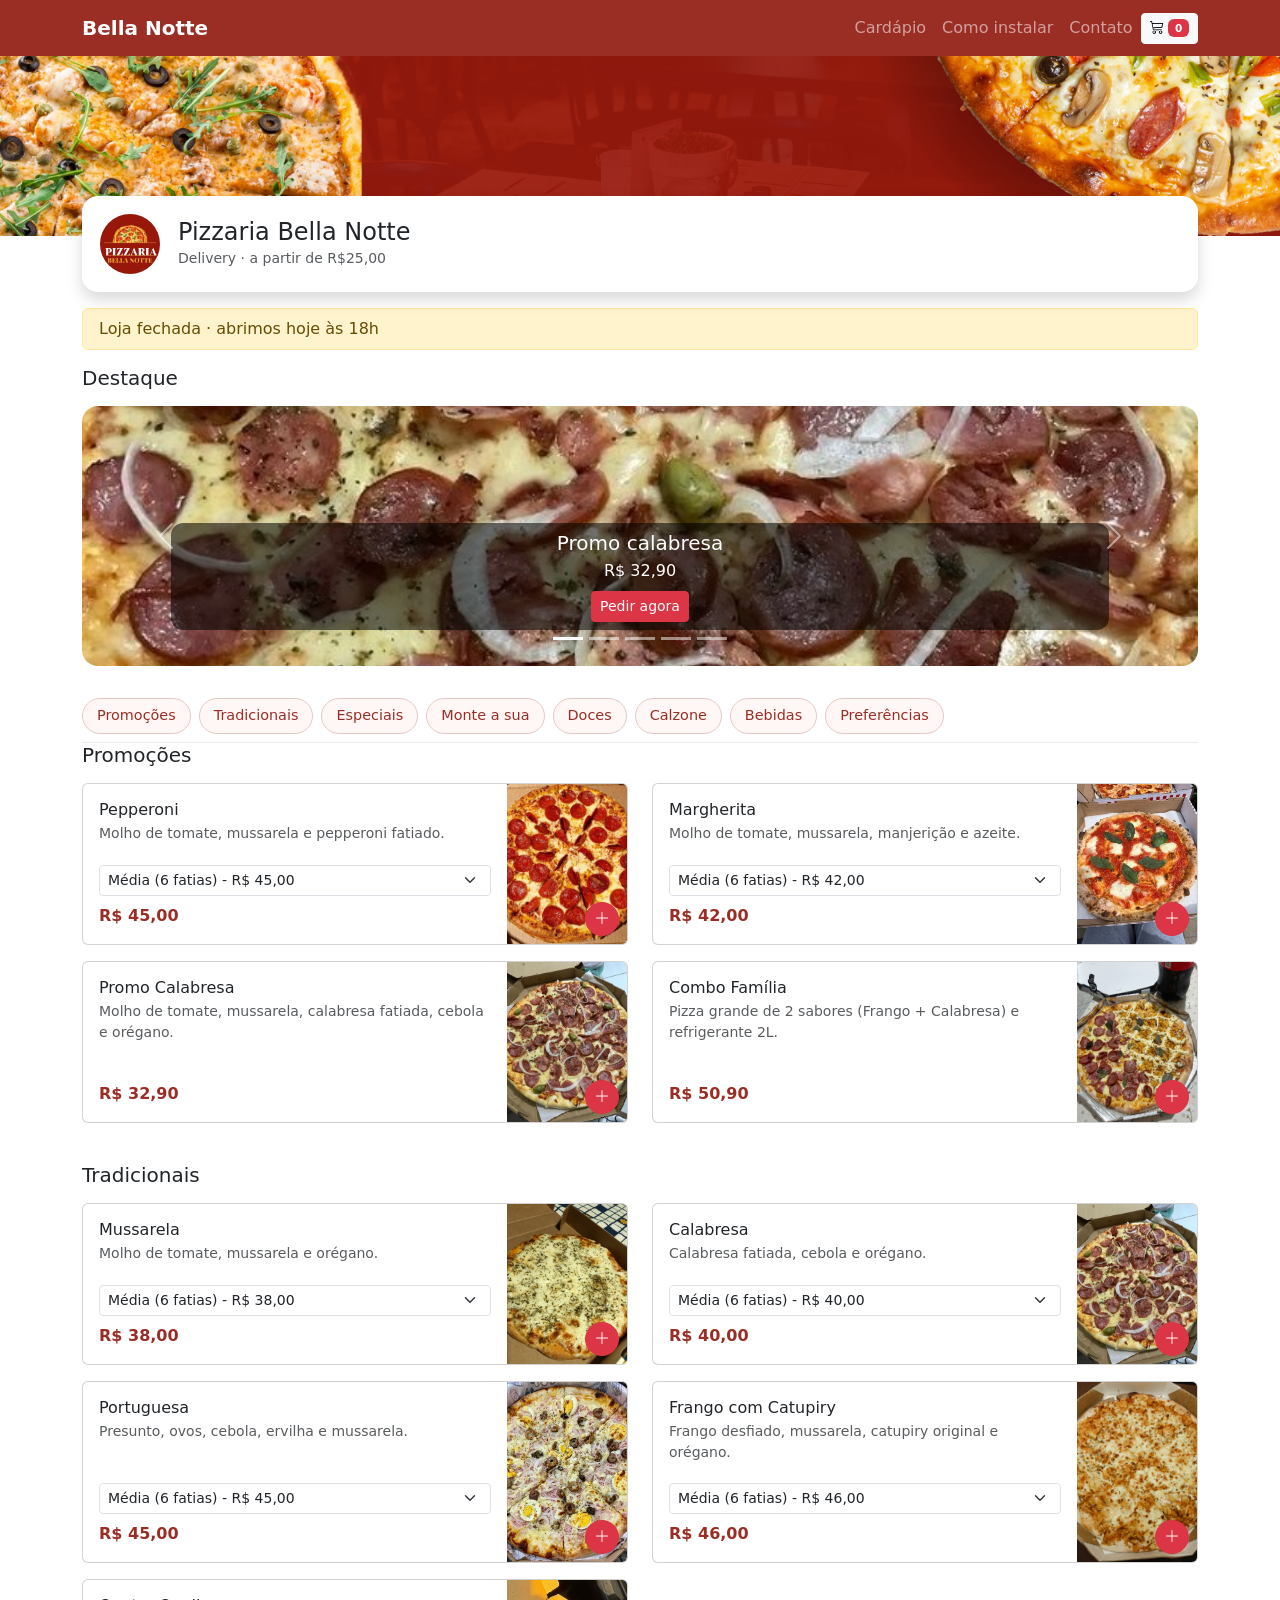
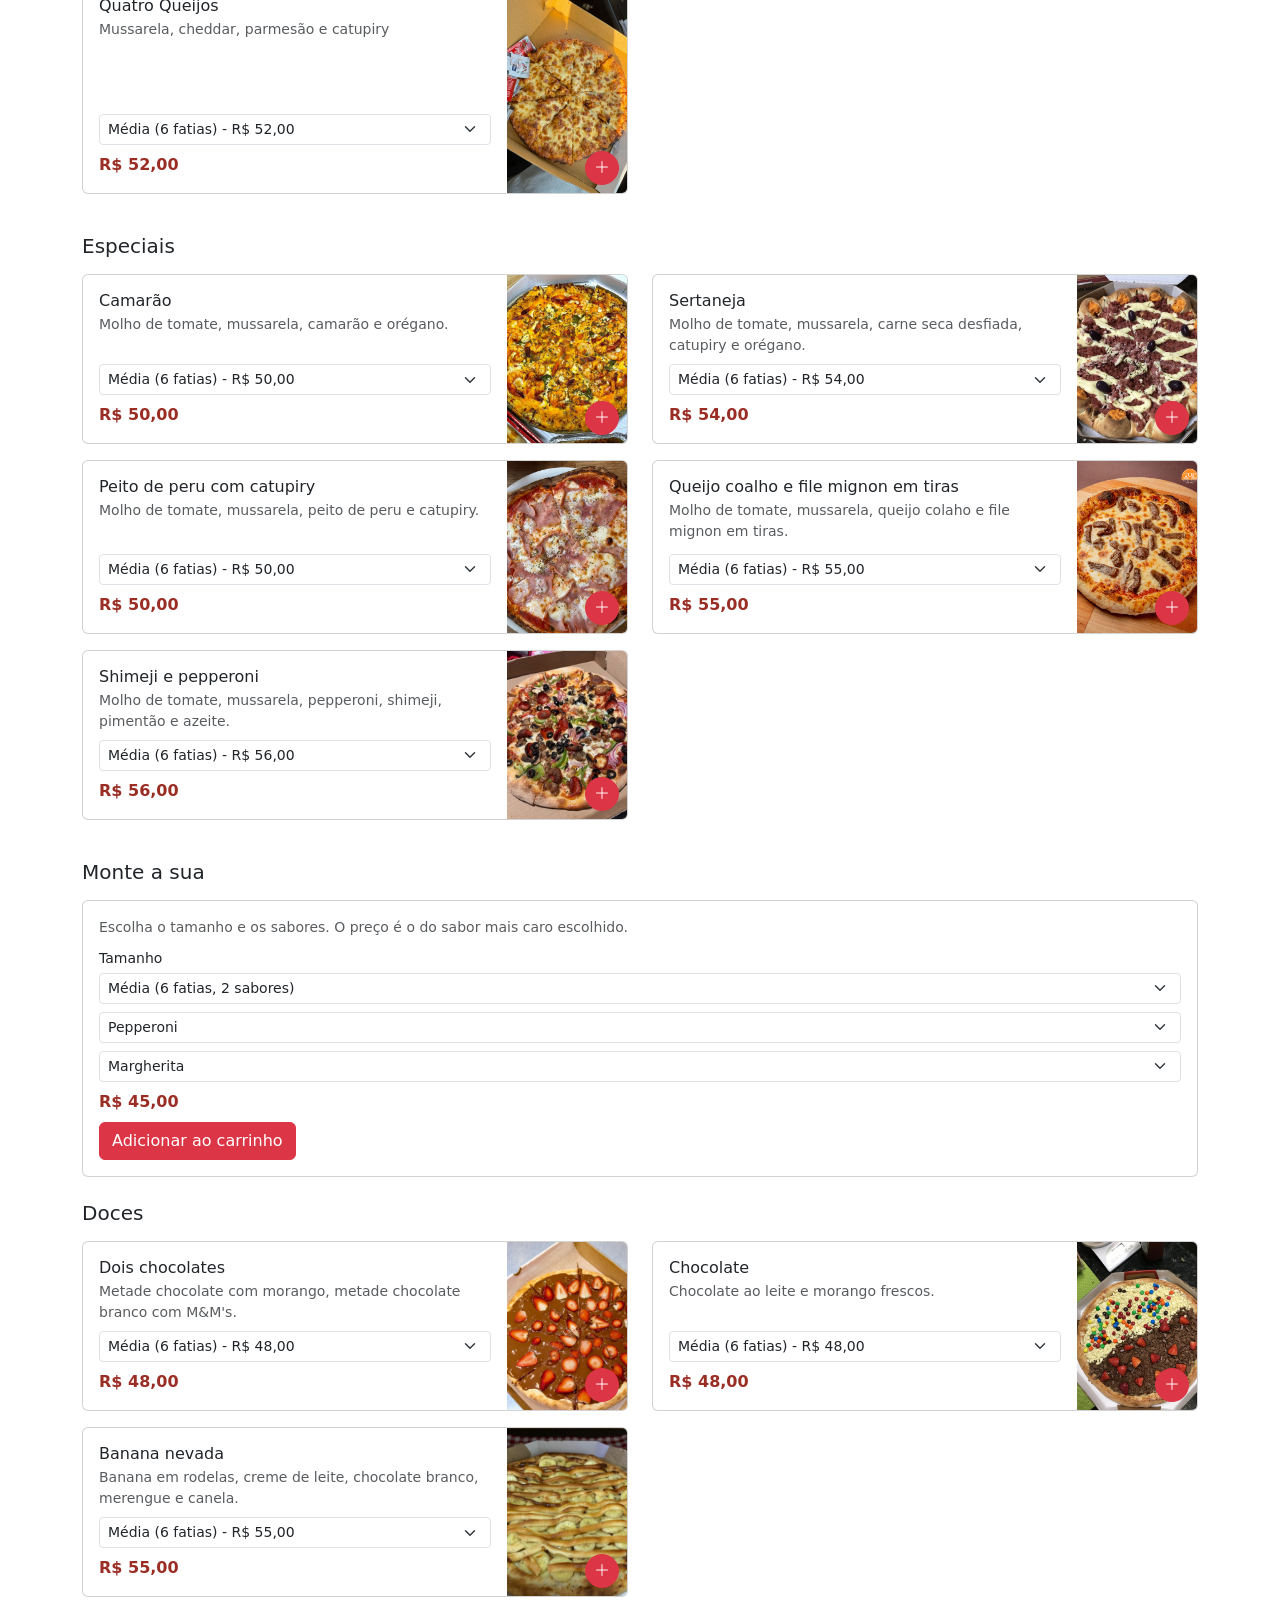
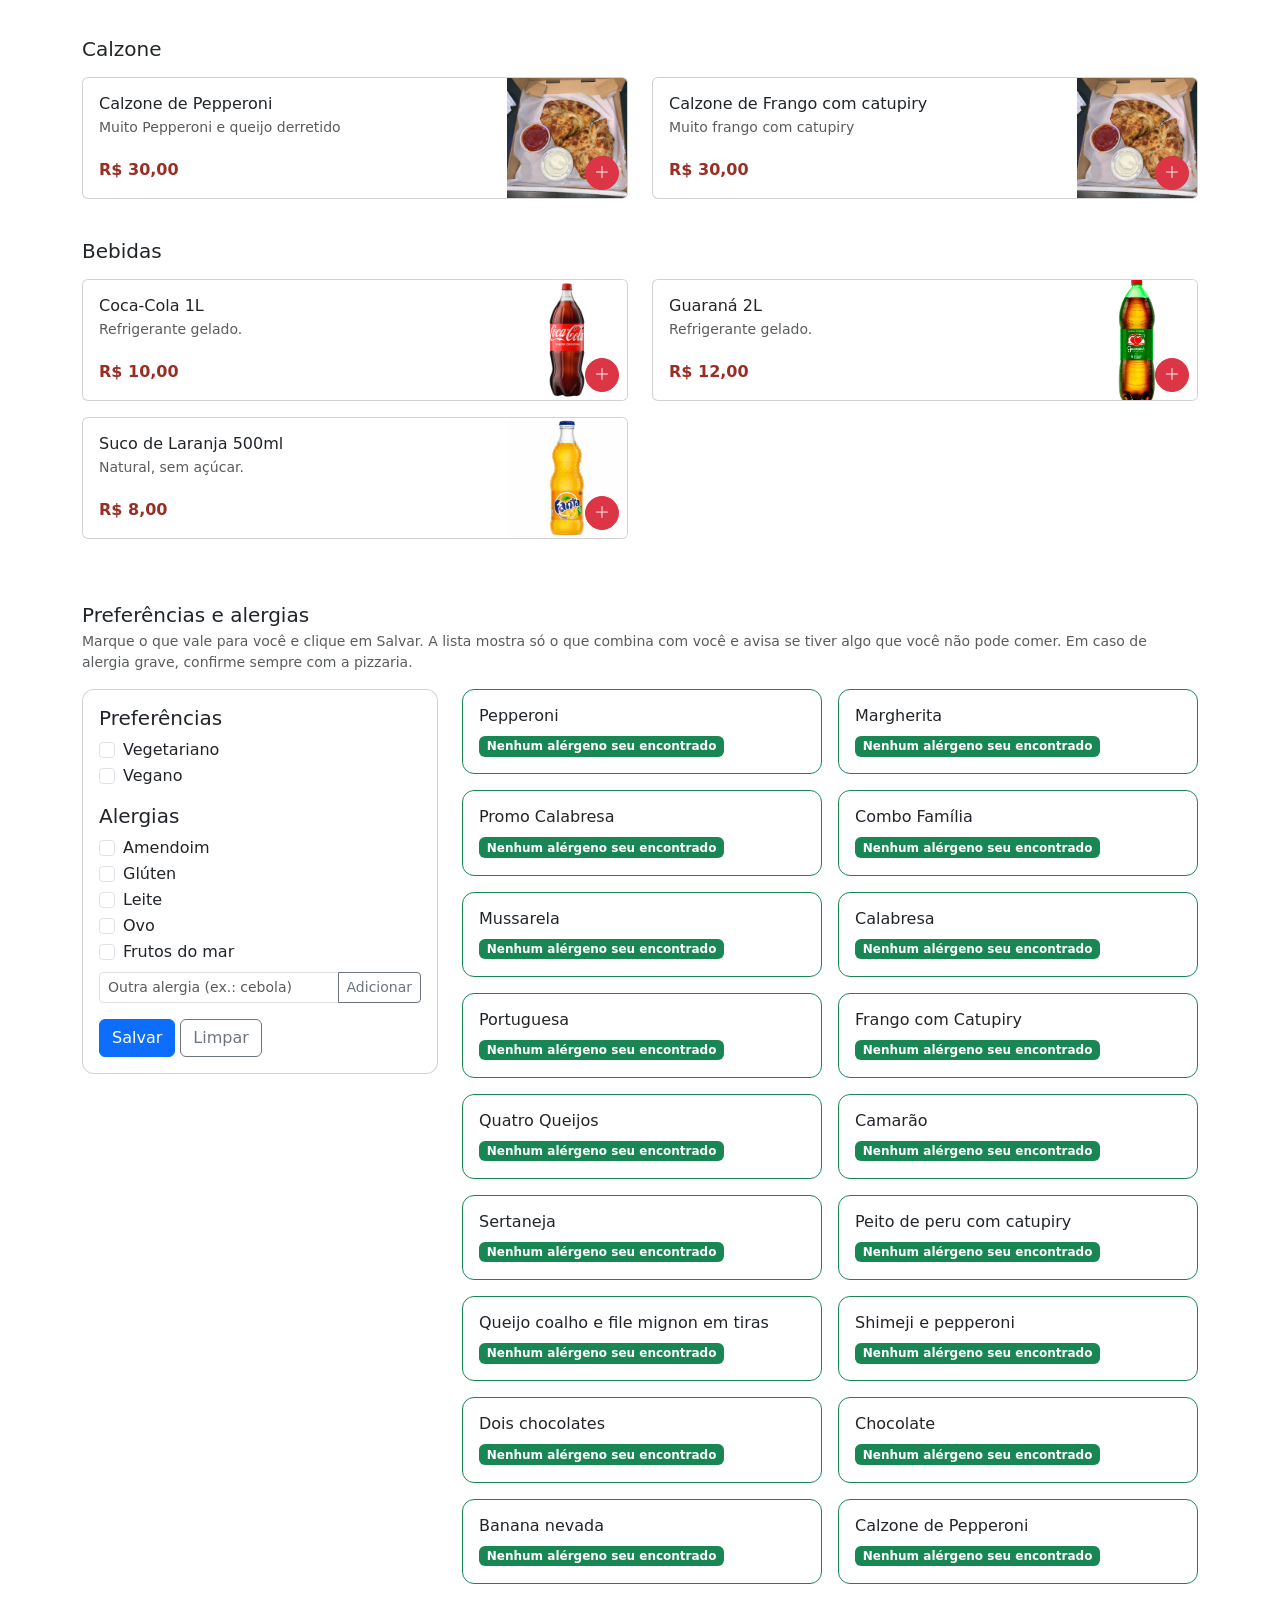
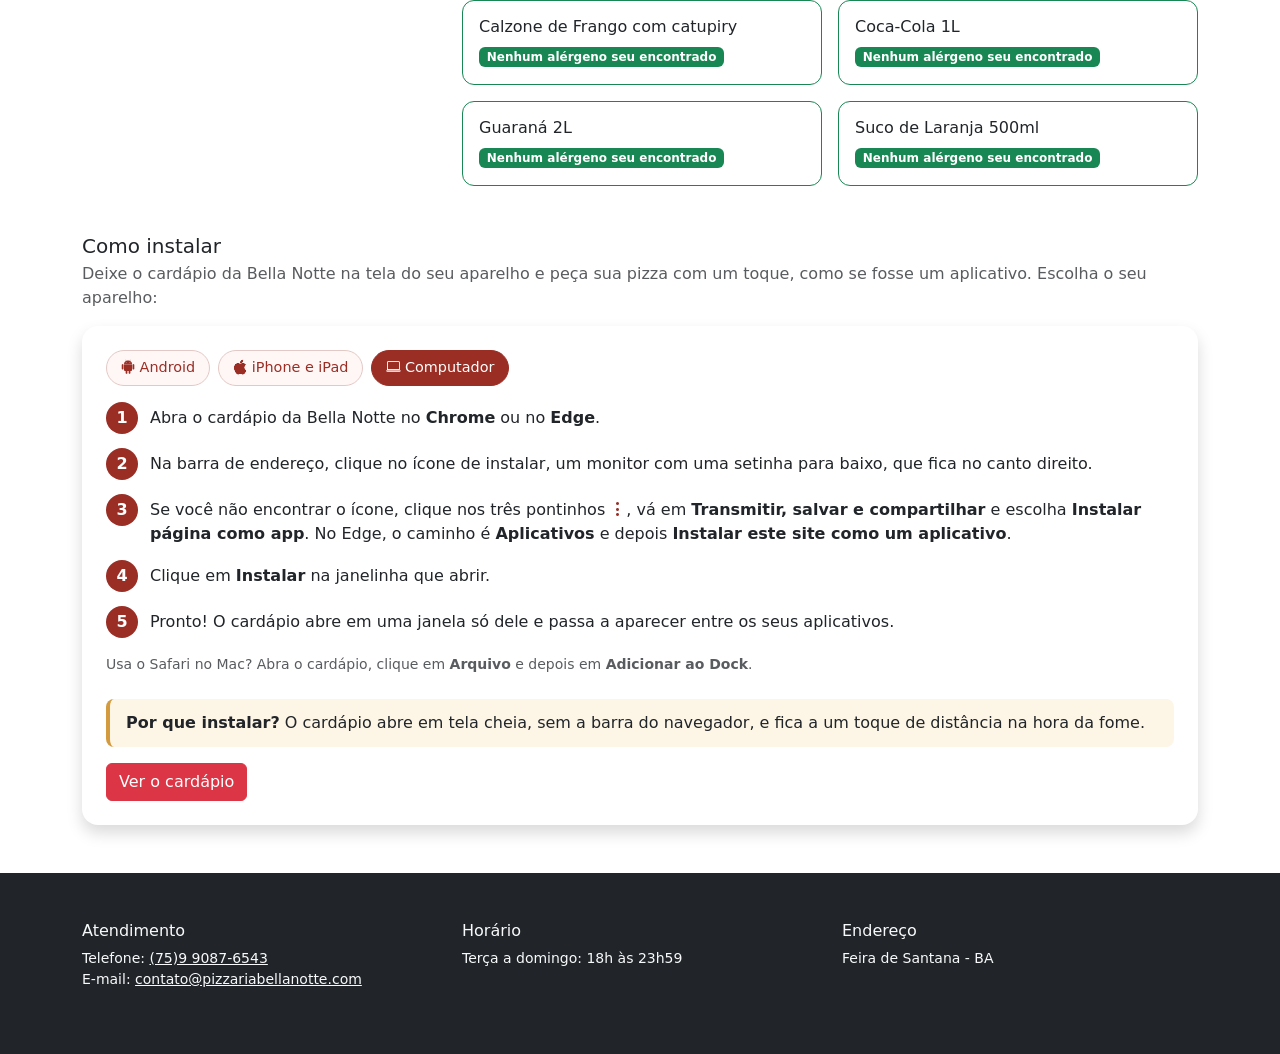
<file: index.html>
<!DOCTYPE html>
<html lang="pt-BR">
<head>
    <meta charset="UTF-8">
    <meta name="viewport" content="width=device-width, initial-scale=1.0">
    <title>Pizzaria - Cardápio Digital</title>
    <link href="https://cdn.jsdelivr.net/npm/bootstrap@5.3.3/dist/css/bootstrap.min.css" rel="stylesheet">
    <link rel="stylesheet" href="https://cdn.jsdelivr.net/npm/bootstrap-icons@1.11.3/font/bootstrap-icons.min.css">
    <link rel="manifest" href="manifest.json">
    <meta name="theme-color" content="#9A2E25">
    <link rel="apple-touch-icon" href="img/icon-192.png">
    <link rel="stylesheet" href="style.css">
    <link rel="icon" href="img/logo.jpeg">
</head>
<body>

     <nav class="navbar navbar-expand-md navbar-dark navbar-bella sticky-top">
        <div class="container">
            <a class="navbar-brand fw-bold" href="#">Bella Notte</a>

            <div class="d-flex align-items-center gap-2 order-md-last">
                <button class="btn btn-light btn-sm" data-bs-toggle="modal" data-bs-target="#carrinhoModal" aria-label="Abrir carrinho">
                    <i class="bi bi-cart3" aria-hidden="true"></i> <span class="badge bg-danger" id="cart-count">0</span>
                </button>
                <button class="navbar-toggler" type="button" data-bs-toggle="collapse" data-bs-target="#menuNav" aria-controls="menuNav" aria-expanded="false" aria-label="Abrir menu">
                    <span class="navbar-toggler-icon"></span>
                </button>
            </div>

            <div class="collapse navbar-collapse" id="menuNav">
                <ul class="navbar-nav ms-auto">
                    <li class="nav-item"><a class="nav-link" href="#cardapio">Cardápio</a></li>
                    <li class="nav-item"><a class="nav-link" href="#como-instalar">Como instalar</a></li>
                    <li class="nav-item"><a class="nav-link" href="#contato">Contato</a></li>
                </ul>
            </div>
        </div>
    </nav>
  
    <div class="topo" aria-hidden="true"></div>

    <header class="container">
        <div class="d-flex align-items-center gap-3 bg-white rounded-4 shadow p-3 loja-card">
             <img src="img/logo.jpeg" alt="Logo-pizzaria" class="rounded-circle flex-shrink-0 logo-circulo">
            <div class="flex-grow-1">
                <h1 class="fs-4 mb-0">Pizzaria Bella Notte</h1>
                <small class="text-muted">Delivery · a partir de R$25,00</small>
            </div>
        </div> 
           <p    id="aviso-loja" class="alert alert-warning py-2 px-3 my-3" role="status"></p>
    </header>

    <main class="container">


        <section aria-labelledby="destaque-titulo" class="mb-4">
            <h2 id="destaque-titulo" class="fs-5 mb-3">Destaque</h2>
            <div id="carroselDestaque" class="carousel slide" data-bs-ride="carousel">
               <div class="carousel-indicators">
                  <button type="button" data-bs-target="#carroselDestaque" data-bs-slide-to="0" class="active" aria-current="true" aria-label="Slide 1"></button>
                  <button type="button" data-bs-target="#carroselDestaque" data-bs-slide-to="1" aria-label="Slide 2"></button>
                  <button type="button" data-bs-target="#carroselDestaque" data-bs-slide-to="2" aria-label="Slide 3"></button>
                  <button type="button" data-bs-target="#carroselDestaque" data-bs-slide-to="3" aria-label="Slide 4"></button>
                  <button type="button" data-bs-target="#carroselDestaque" data-bs-slide-to="4" aria-label="Slide 5"></button>
               </div> 
            <div class="carousel-inner rounded-4">
                <div class="carousel-item active">
                    <img src="img/pizza-calabresa.jpg" class="d-block w-100 carousel-foto" alt="Pizza de calabresa">
                    <div class="carousel-caption">
                        <h3 class="fs-5 mb-1">Promo calabresa</h3>
                        <p class="mb-2">R$ 32,90</p>
                        <button class="btn btn-danger btn-sm btn-add" data-nome="Promo Calabresa" data-preco="32.9">Pedir agora</button>
                    </div>
                </div>
                <div class="carousel-item">
                    <img src="img/pizza-frango-calabresa.jpeg" class="d-block w-100 carousel-foto" alt="Combo calabresa e frango com refrigerante">
                    <div class="carousel-caption">
                        <h3 class="fs-5 mb-1">Combo família</h3>
                        <p class="mb-2">R$ 50,90</p>
                        <button class="btn btn-danger btn-sm btn-add" data-nome="Combo Família" data-preco="50.9">Pedir agora</button>
                    </div>
                </div>
                 <div class="carousel-item">
                    <img src="img/pizza-camarao.jpeg" class="d-block w-100 carousel-foto" alt="Pizza de camarão">
                    <div class="carousel-caption">
                        <h3 class="fs-5 mb-1">Camarão</h3>
                        <p class="mb-2">Média por R$ 50,00</p>
                        <button class="btn btn-danger btn-sm btn-add" data-nome="Camarão (Média)" data-preco="50">Pedir agora</button>
                    </div>
                </div>
                 <div class="carousel-item">
                    <img src="img/pizza-sertaneja.jpg" class="d-block w-100 carousel-foto" alt="Pizza sertaneja">
                    <div class="carousel-caption">
                        <h3 class="fs-5 mb-1">Sertaneja</h3>
                        <p class="mb-2">Média por R$ 54,00</p>
                        <button class="btn btn-danger btn-sm btn-add" data-nome="Sertaneja (Média)" data-preco="54">Pedir agora</button>
                    </div>
                </div>
                 <div class="carousel-item">
                    <img src="img/pizza-shimeji-pepperoni.jpeg" class="d-block w-100 carousel-foto" alt="Pizza de Shimeji com Pepperoni">
                    <div class="carousel-caption">
                        <h3 class="fs-5 mb-1">Shimeji e Pepperoni</h3>
                        <p class="mb-2">Média por R$ 56,00</p>
                        <button class="btn btn-danger btn-sm btn-add" data-nome="Shimeji e pepperoni (Média)" data-preco="56">Pedir agora</button>
                    </div>
                 </div>
                 </div>
                 <button class="carousel-control-prev" type="button" data-bs-target="#carroselDestaque" data-bs-slide="prev">
                  <span class="carousel-control-prev-icon" aria-hidden="true"></span>
                  <span class="visually-hidden">Anterior</span>
                 </button>        
                 <button class="carousel-control-next" type="button" data-bs-target="#carroselDestaque" data-bs-slide="next">
                    <span class="carousel-control-next-icon" aria-hidden="true"></span>
                    <span class="visually-hidden">Próximo</span>
                 </button>
            </div>
        </section>      


        <nav id="cardapio" class="barra-categorias" aria-label="Categorias do cardápio">
           <ul class="nav nav-pills" id="abas"></ul>
        </nav>

        <div id="conteudo-abas" data-bs-spy="scroll" data-bs-target="#cardapio" data-bs-root-margin="-130px 0px -60% 0px" tabindex="0"></div>
         <!-- Preferencias e alergias -->
    <section id="secao-perfil" class="my-5" aria-labelledby="perfil-titulo">
        <h2 id="perfil-titulo" class="fs-5 mb-1">Preferências e alergias</h2>
        <p class="small text-muted mb-3">Marque o que vale para você e clique em Salvar. A lista mostra só o que combina com você e avisa se tiver algo que você não pode comer. Em caso de alergia grave, confirme sempre com a pizzaria.</p>
        <div class="row g-4">
            <div class="col-md-4">
                <div class="card">
                    <div class="card-body">
                        <h3 class="h5">Preferências</h3>
                        <div id="perfilPreferencias"></div>
                        <h3 class="h5 mt-3">Alergias</h3>
                        <div id="perfilAlergias"></div>
                        <div class="input-group input-group-sm mt-2">
                            <input type="text" id="alergiaExtra" class="form-control" maxlength="30" placeholder="Outra alergia (ex.: cebola)" aria-label="Outra alergia">
                            <button class="btn btn-outline-secondary" id="btnAddAlergia" type="button">Adicionar</button>
                        </div>
                        <button id="btnSalvarPerfil" class="btn btn-primary mt-3">Salvar</button>
                        <button id="btnLimparPerfil" class="btn btn-outline-secondary mt-3">Limpar</button>
                    </div>
                </div>
            </div>
            <div class="col-md-8">
                <div id="perfilCardapio" class="row g-3"></div>
            </div>
        </div>
    </section>
    </main>
      <!--
        Criei esta seção para ensinar o cliente a instalar o cardápio como se fosse um aplicativo, tanto no celular quanto no computador. O id "como-instalar" precisa ser exatamente esse porque o link da navbar já aponta para #como-instalar; se eu escrevesse diferente, o clique no menu não levaria a lugar nenhum. Coloquei a seção depois do main e antes do rodapé porque na navbar a ordem dos links é Cardápio, Como instalar e Contato, e quis que a página seguisse a mesma ordem do menu. Reaproveitei o container e o my-5 do Bootstrap para manter o mesmo alinhamento do resto da página e liguei o título à seção com aria-labelledby, do mesmo jeito que fiz na seção de destaque, para que leitores de tela anunciem o nome dela. O espaço no topo quando o link é clicado já estava resolvido no style.css, no scroll-margin-top das âncoras, então a navbar fixa não cobre o título.
    -->
    <section id="como-instalar" class="container my-5" aria-labelledby="instalar-titulo">

        <!--
            Usei o mesmo tamanho de título do "Destaque" (fs-5) para esta seção não parecer que veio de outro site. O texto de apresentação é curto de propósito: quem chega aqui só quer saber se vale a pena e como se faz, então explico em uma frase o ganho, que é usar como aplicativo, e já peço para a pessoa escolher o aparelho dela.
        -->
        <h2 id="instalar-titulo" class="fs-5 mb-1">Como instalar</h2>
        <p class="text-muted mb-3">Deixe o cardápio da Bella Notte na tela do seu aparelho e peça sua pizza com um toque, como se fosse um aplicativo. Escolha o seu aparelho:</p>

        <div class="bg-white rounded-4 shadow p-3 p-md-4">

            <!--
                Escolhi abas em vez de mostrar os três passo a passo de uma vez porque no celular a página ficaria enorme e a pessoa só precisa ver o do aparelho dela. Usei nav-pills porque o style.css já pinta esse tipo de aba de vermelho usando a variável de cor da pizzaria, então elas ficam parecidas com as categorias do cardápio sem eu precisar inventar uma cor nova. A troca de aba é feita pelo próprio Bootstrap, com data-bs-toggle="pill", por isso não precisei escrever JavaScript para isso. Os ícones vêm do Bootstrap Icons, que já está carregado no head, então não baixei nenhuma imagem a mais. A aba do Android começa ativa porque o Android é o sistema mais usado nos celulares no Brasil, e o script.js troca para a aba certa quando percebe que a pessoa está num iPhone ou no computador.
            -->
            <ul class="nav nav-pills instalar-abas" id="instalar-abas" role="tablist">
                <li class="nav-item" role="presentation">
                    <button class="nav-link active" id="aba-android" data-bs-toggle="pill" data-bs-target="#painel-android" type="button" role="tab" aria-controls="painel-android" aria-selected="true">
                        <i class="bi bi-android2" aria-hidden="true"></i> Android
                    </button>
                </li>
                <li class="nav-item" role="presentation">
                    <button class="nav-link" id="aba-ios" data-bs-toggle="pill" data-bs-target="#painel-ios" type="button" role="tab" aria-controls="painel-ios" aria-selected="false">
                        <i class="bi bi-apple" aria-hidden="true"></i> iPhone e iPad
                    </button>
                </li>
                <li class="nav-item" role="presentation">
                    <button class="nav-link" id="aba-desktop" data-bs-toggle="pill" data-bs-target="#painel-desktop" type="button" role="tab" aria-controls="painel-desktop" aria-selected="false">
                        <i class="bi bi-laptop" aria-hidden="true"></i> Computador
                    </button>
                </li>
            </ul>

            <div class="tab-content mt-3">

                <!--
                    Painel do Android. Escrevi os passos para o Chrome porque ele já vem instalado na grande maioria dos celulares Android, então a pessoa não precisa baixar nada para seguir o tutorial. No passo 3 coloquei duas opções de texto, "Instalar app" e "Adicionar à tela inicial", porque dependendo da versão do Chrome o menu mostra uma ou a outra, e assim ninguém fica perdido procurando um botão que não existe. Usei o ícone de três pontinhos dentro do texto, na cor vermelha, para a pessoa reconhecer exatamente qual botão tocar.
                -->
                <div class="tab-pane fade show active" id="painel-android" role="tabpanel" aria-labelledby="aba-android" tabindex="0">
                    <ol class="passos">
                        <li>Abra o cardápio da Bella Notte no <strong>Chrome</strong>.</li>
                        <li>Toque nos três pontinhos <i class="bi bi-three-dots-vertical" aria-hidden="true"></i> no canto superior direito da tela.</li>
                        <li>Toque em <strong>Instalar app</strong>. Se essa opção não aparecer, toque em <strong>Adicionar à tela inicial</strong>.</li>
                        <li>Confirme tocando em <strong>Instalar</strong> (ou em <strong>Adicionar</strong>).</li>
                        <li>Pronto! O ícone da Bella Notte aparece na sua tela inicial. É só tocar nele para abrir o cardápio.</li>
                    </ol>
                </div>

                <!--
                    Painel do iPhone e do iPad. Aqui o caminho é diferente do Android, porque a Apple mudou o Safari no iOS 26: o botão Compartilhar agora fica dentro do botão "Mais", ao lado da barra de endereço. Mesmo assim deixei um aviso no passo 2 para quem ainda usa uma versão mais antiga, em que o Compartilhar fica direto na barra de baixo. Recomendei o Safari porque é o navegador em que esse caminho é garantido. O passo 4 cita a opção "Abrir como App Web" porque é ela que faz o cardápio abrir em tela cheia, sem a barra do Safari, e ela só aparece em alguns casos, por isso escrevi "se aparecer".
                -->
                <div class="tab-pane fade" id="painel-ios" role="tabpanel" aria-labelledby="aba-ios" tabindex="0">
                    <ol class="passos">
                        <li>Abra o cardápio da Bella Notte no <strong>Safari</strong>.</li>
                        <li>Toque no botão <strong>Mais</strong> <i class="bi bi-three-dots" aria-hidden="true"></i>, ao lado da barra de endereço, e escolha <strong>Compartilhar</strong> <i class="bi bi-box-arrow-up" aria-hidden="true"></i>. Em versões mais antigas do iOS, o botão Compartilhar fica direto na barra de baixo.</li>
                        <li>Role a lista para baixo e toque em <strong>Adicionar à Tela de Início</strong> <i class="bi bi-plus-square" aria-hidden="true"></i>.</li>
                        <li>Se aparecer a opção <strong>Abrir como App Web</strong>, deixe ela ligada. Depois toque em <strong>Adicionar</strong>, no canto superior direito.</li>
                        <li>Pronto! O ícone da Bella Notte aparece na sua Tela de Início.</li>
                    </ol>
                </div>

                <!--
                    Painel do computador. Escolhi falar do Chrome e do Edge juntos porque os dois são baseados no mesmo motor e têm o mesmo ícone de instalar na barra de endereço, então um tutorial serve para os dois. No passo 3 deixei o caminho pelo menu para quem não enxerga o ícone, já que o Chrome às vezes esconde ele. No fim coloquei uma observação separada para o Safari do Mac, que tem um caminho próprio pelo menu Arquivo, e preferi não misturar com a lista principal para ela continuar curta e fácil de seguir.
                -->
                <div class="tab-pane fade" id="painel-desktop" role="tabpanel" aria-labelledby="aba-desktop" tabindex="0">
                    <ol class="passos">
                        <li>Abra o cardápio da Bella Notte no <strong>Chrome</strong> ou no <strong>Edge</strong>.</li>
                        <li>Na barra de endereço, clique no ícone de instalar, um monitor com uma setinha para baixo, que fica no canto direito.</li>
                        <li>Se você não encontrar o ícone, clique nos três pontinhos <i class="bi bi-three-dots-vertical" aria-hidden="true"></i>, vá em <strong>Transmitir, salvar e compartilhar</strong> e escolha <strong>Instalar página como app</strong>. No Edge, o caminho é <strong>Aplicativos</strong> e depois <strong>Instalar este site como um aplicativo</strong>.</li>
                        <li>Clique em <strong>Instalar</strong> na janelinha que abrir.</li>
                        <li>Pronto! O cardápio abre em uma janela só dele e passa a aparecer entre os seus aplicativos.</li>
                    </ol>
                    <p class="small text-muted mt-3 mb-0">Usa o Safari no Mac? Abra o cardápio, clique em <strong>Arquivo</strong> e depois em <strong>Adicionar ao Dock</strong>.</p>
                </div>
            </div>

            <!--
                Fiz esta caixinha de dica com a borda dourada, que é a outra cor da identidade da pizzaria no style.css, a variável dourado. Quis um destaque que chamasse atenção sem brigar com o vermelho dos passos. A frase explica o benefício de instalar, porque o cliente só vai se dar ao trabalho de seguir os passos se entender que vai ganhar algo com isso.
            -->
            <div class="dica-instalar mt-4">
                <strong>Por que instalar?</strong> O cardápio abre em tela cheia, sem a barra do navegador, e fica a um toque de distância na hora da fome.
            </div>

            <!--
                O botão final leva de volta para o cardápio pelo link #cardapio, que é a mesma âncora do primeiro item da navbar. Usei btn-danger porque é a mesma cor dos botões "Pedir agora" do carrossel, então o cliente entende que este é o botão de ação principal da página e que ele leva a um pedido. Deixei como link e não como button porque ele navega para outro ponto da página, e o html scroll-behavior smooth do style.css já faz a rolagem suave.
            -->
            <a href="#promocoes" class="btn btn-danger mt-3">Ver o cardápio</a>
        </div>
    </section>
    <div class="modal fade" id="carrinhoModal" tabindex="-1">
    <div class="modal-dialog">
    <div class="modal-content">
        <div class="modal-header">
           <h2 class="modal-title fs-5">Seu carrinho</h2>
           <button class="btn-close" data-bs-dismiss="modal" aria-label="Fechar"></button>
        </div>
        <div class="modal-body" id="carrinho-lista">
          <p class="text-muted">Seu carrinho está vazio</p> 
        </div>
        <div class="modal-body text-center d-none" id="pedido-status"></div>
        <div class="modal-footer flex-column align-items-stretch" id="carrinho-rodape">
            <div class="d-flex justify-content-between mb-2">
                <strong>Total:</strong>
                <strong id="carrinho-total">0,00</strong>
            </div>
            <button class="btn btn-danger" id="btn-finalizar">Finalizar pedido</button>
            <button class="btn btn-outline-secondary" data-bs-dismiss="modal">Continuar comprando</button>
        </div>
    </div>
    </div>
    </div>


    <footer class="bg-dark text-light py-5 mt-5" id="contato">
        <div class="container"><div class="row">
            <div class="col-md-4 mb-3">
                <h2 class="fs-6">Atendimento</h2>
                <address class="small mb-0">
                    Telefone: <a href="tel:+5575990876543" class="text-light">(75)9 9087-6543</a><br>
                    E-mail: <a href="mailto:contato@pizzariabellanotte.com" class="text-light">contato@pizzariabellanotte.com</a>
                </address>
            </div>
            <div class="col-md-4 mb-3">
                <h2 class="fs-6">Horário</h2>
                <p class="small mb-0">Terça a domingo: 18h às 23h59</p>
            </div>
            <div class="col-md-4 mb-3">
                <h2 class="fs-6">Endereço</h2>
                <address class="small mb-0">Feira de Santana - BA</address>
            </div>
        </div>
    </div>
    </footer>
    
    <div class="toast-container position-fixed bottom-0 start-50 translate-middle-x p-3" style="z-index:1100;">
        <div id="toastAdd" class="toast align-items-center text-bg-success border-0" role="status" aria-live="polite" aria-atomic="true" data-bs-delay="1500">
            <div class="d-flex">
                <div class="toast-body" id="toastAddTexto"></div>
            </div>
        </div>
    </div>
   <script src="https://cdn.jsdelivr.net/npm/bootstrap@5.3.3/dist/js/bootstrap.bundle.min.js"></script>
   <script src="cardapio.js"></script>
   <script src="script.js"></script>
</body>
</html>
</file>
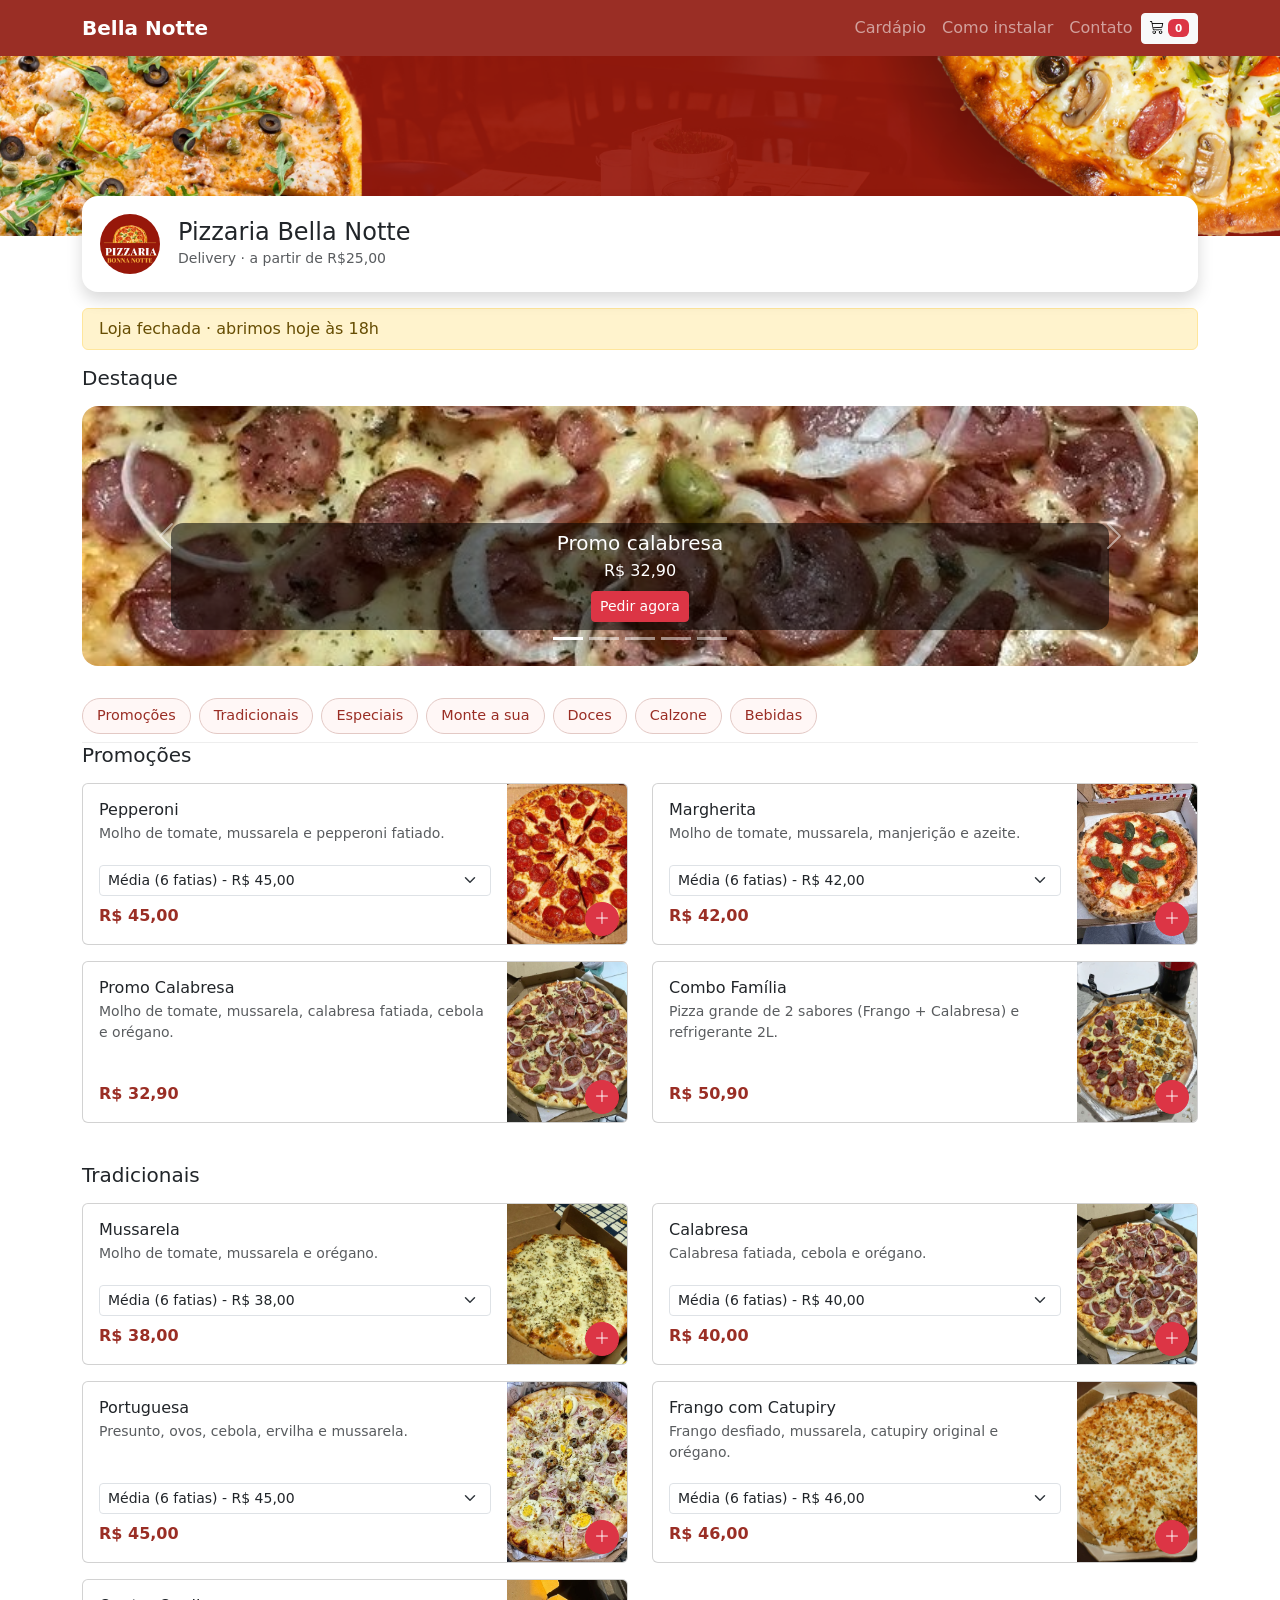
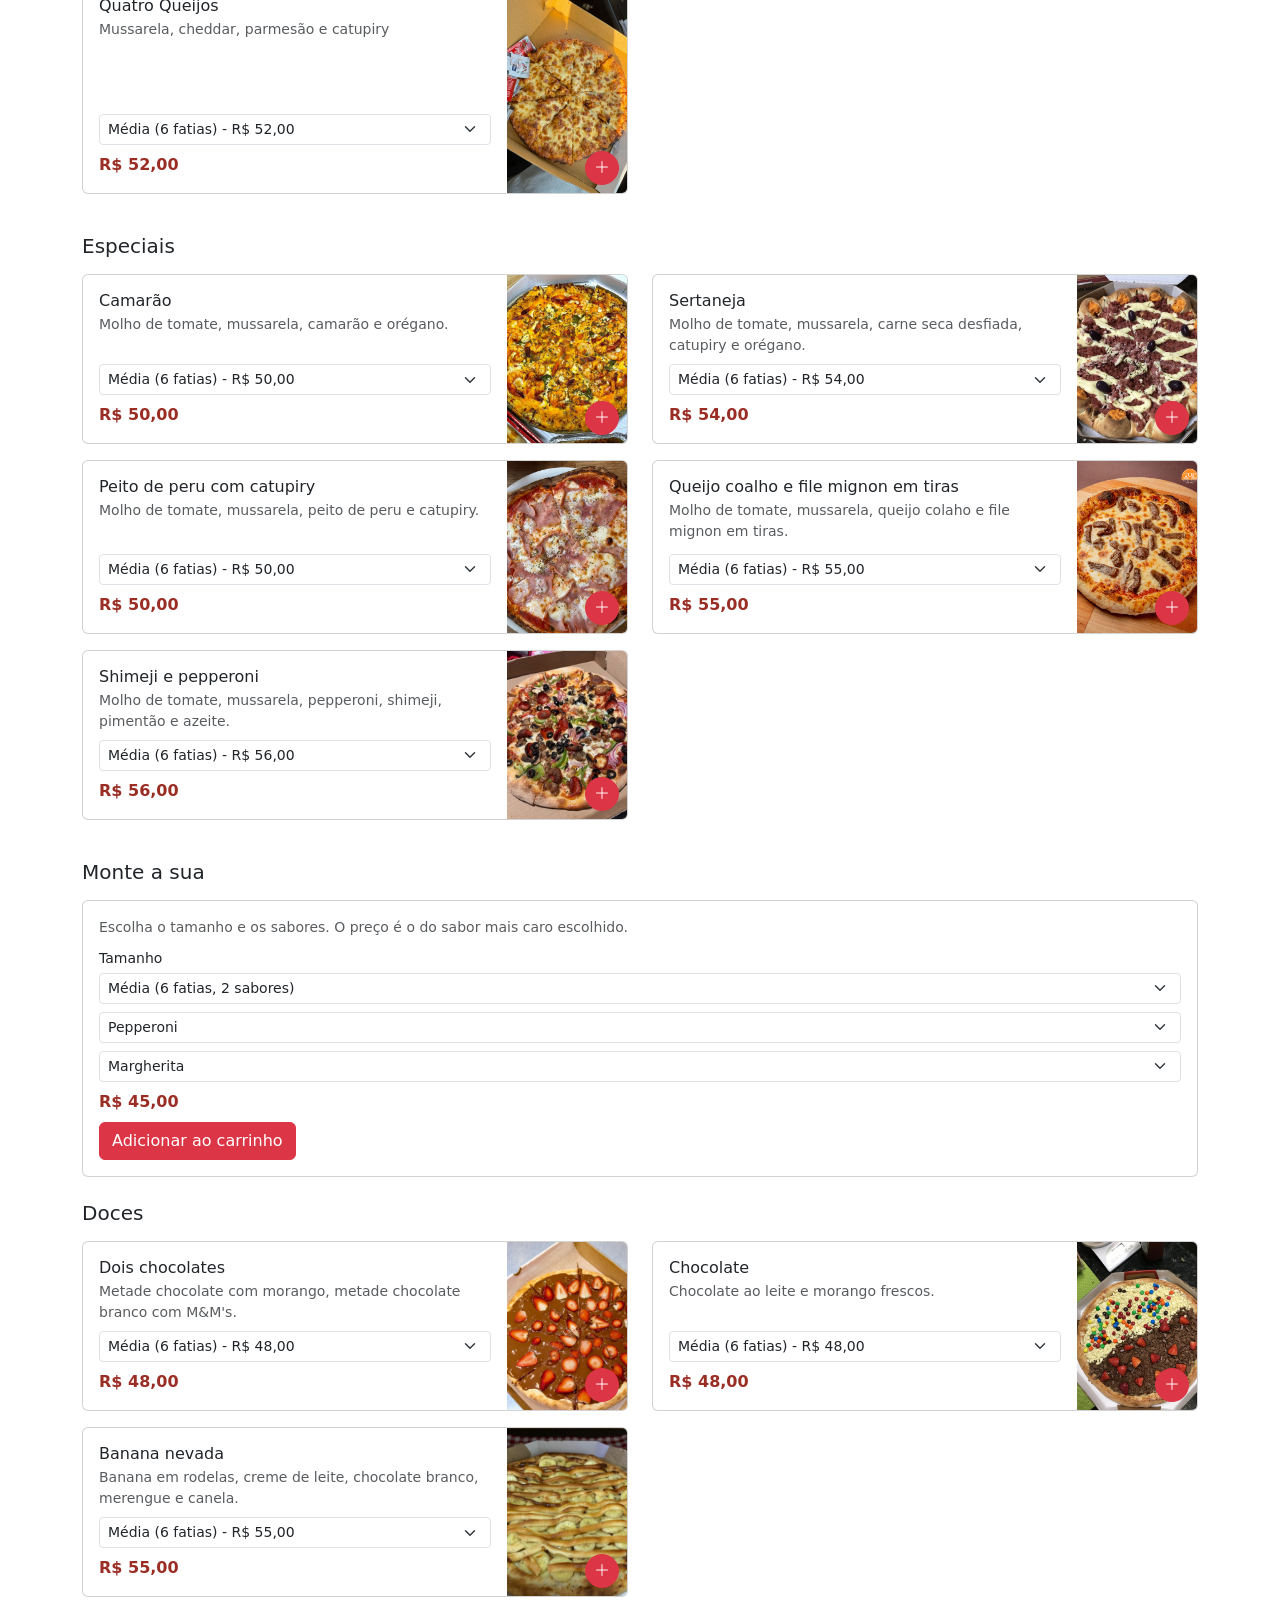
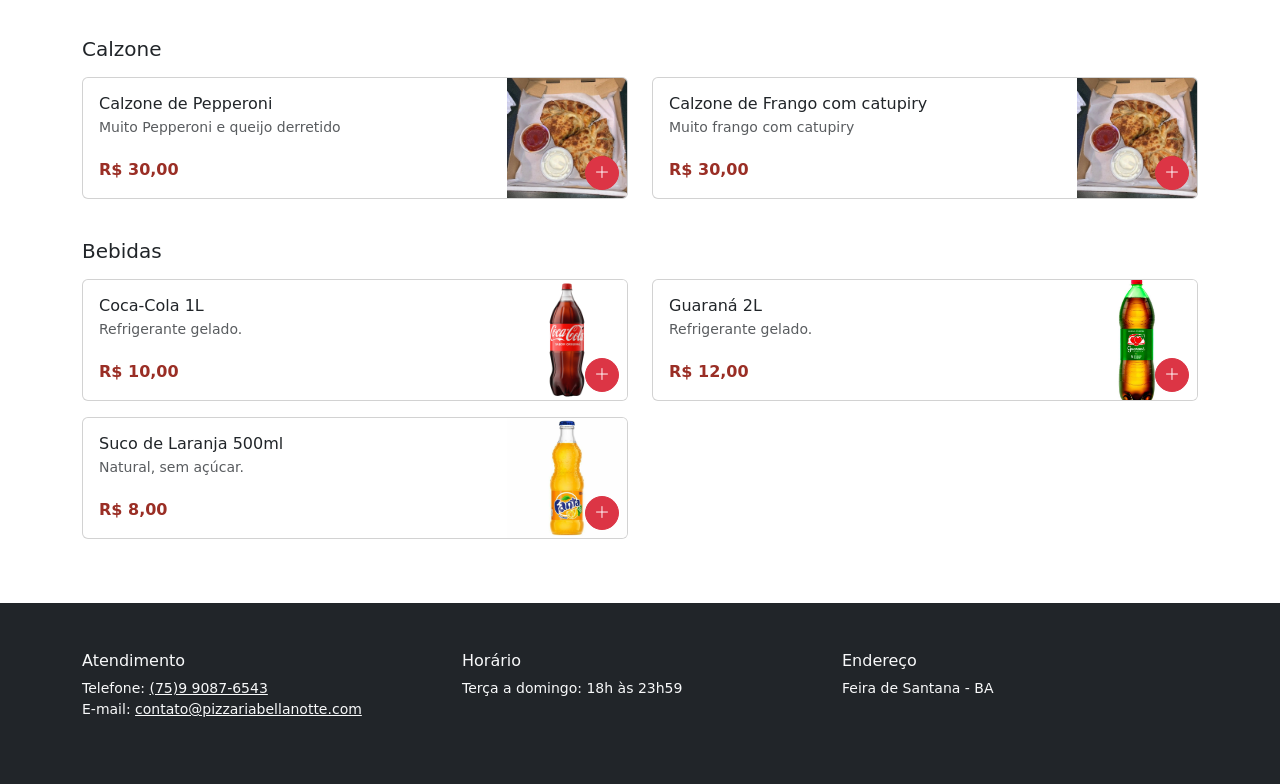
<file: cardapio-pizzaria/index.html>
<!DOCTYPE html>
<html lang="pt-BR">
<head>
    <meta charset="UTF-8">
    <meta name="viewport" content="width=device-width, initial-scale=1.0">
    <title>Pizzaria - Cardápio Digital</title>
    <link href="https://cdn.jsdelivr.net/npm/bootstrap@5.3.3/dist/css/bootstrap.min.css" rel="stylesheet">
    <link rel="stylesheet" href="https://cdn.jsdelivr.net/npm/bootstrap-icons@1.11.3/font/bootstrap-icons.min.css">
    <link rel="stylesheet" href="style.css">
    <link rel="icon" href="img/logo.jpeg">
</head>
<body>

     <nav class="navbar navbar-expand-md navbar-dark navbar-bella sticky-top">
        <div class="container">
            <a class="navbar-brand fw-bold" href="#">Bella Notte</a>

            <div class="d-flex align-items-center gap-2 order-md-last">
                <button class="btn btn-light btn-sm" data-bs-toggle="modal" data-bs-target="#carrinhoModal" aria-label="Abrir carrinho">
                    <i class="bi bi-cart3" aria-hidden="true"></i> <span class="badge bg-danger" id="cart-count">0</span>
                </button>
                <button class="navbar-toggler" type="button" data-bs-toggle="collapse" data-bs-target="#menuNav" aria-controls="menuNav" aria-expanded="false" aria-label="Abrir menu">
                    <span class="navbar-toggler-icon"></span>
                </button>
            </div>

            <div class="collapse navbar-collapse" id="menuNav">
                <ul class="navbar-nav ms-auto">
                    <li class="nav-item"><a class="nav-link" href="#cardapio">Cardápio</a></li>
                    <li class="nav-item"><a class="nav-link" href="#como-instalar">Como instalar</a></li>
                    <li class="nav-item"><a class="nav-link" href="#contato">Contato</a></li>
                </ul>
            </div>
        </div>
    </nav>
  
    <div class="topo" aria-hidden="true"></div>

    <header class="container">
        <div class="d-flex align-items-center gap-3 bg-white rounded-4 shadow p-3 loja-card">
             <img src="img/logo.jpeg" alt="Logo-pizzaria" class="rounded-circle flex-shrink-0 logo-circulo">
            <div class="flex-grow-1">
                <h1 class="fs-4 mb-0">Pizzaria Bella Notte</h1>
                <small class="text-muted">Delivery · a partir de R$25,00</small>
            </div>
        </div> 
           <p    id="aviso-loja" class="alert alert-warning py-2 px-3 my-3" role="status"></p>
    </header>

    <main class="container">


        <section aria-labelledby="destaque-titulo" class="mb-4">
            <h2 id="destaque-titulo" class="fs-5 mb-3">Destaque</h2>
            <div id="carroselDestaque" class="carousel slide" data-bs-ride="carousel">
               <div class="carousel-indicators">
                  <button type="button" data-bs-target="#carrosselDestaque" data-bs-slide-to="0" class="active" aria-current="true" aria-label="Slide 1"></button>
                  <button type="button" data-bs-target="#carrosselDestaque" data-bs-slide-to="1" aria-label="Slide 2"></button>
                  <button type="button" data-bs-target="#carrosselDestaque" data-bs-slide-to="2" aria-label="Slide 3"></button>
                  <button type="button" data-bs-target="#carrosselDestaque" data-bs-slide-to="3" aria-label="Slide 4"></button>
                  <button type="button" data-bs-target="#carrosselDestaque" data-bs-slide-to="4" aria-label="Slide 5"></button>
               </div> 
            <div class="carousel-inner rounded-4">
                <div class="carousel-item active">
                    <img src="img/pizza-calabresa.jpg" class="d-block w-100 carousel-foto" alt="Pizza de calabresa">
                    <div class="carousel-caption">
                        <h3 class="fs-5 mb-1">Promo calabresa</h3>
                        <p class="mb-2">R$ 32,90</p>
                        <button class="btn btn-danger btn-sm btn-add" data-nome="Promo Calabresa" data-preco="32.9">Pedir agora</buttom>
                    </div>
                </div>
                <div class="carousel-item">
                    <img src="img/pizza-frango-calabresa.jpeg" class="d-block w-100 carousel-foto" alt="Combo calabresa e frango com refrigerante">
                    <div class="carousel-caption">
                        <h3 class="fs-5 mb-1">Combo família</h3>
                        <p class="mb-2">R$ 50,90</p>
                        <button class="btn btn-danger btn-sm btn-add" data-nome="Combo Família" data-preco="50.9">Pedir agora</button>
                    </div>
                </div>
                 <div class="carousel-item">
                    <img src="img/pizza-camarao.jpeg" class="d-block w-100 carousel-foto" alt="Pizza de camarão">
                    <div class="carousel-caption">
                        <h3 class="fs-5 mb-1">Camarão</h3>
                        <p class="mb-2">Média por R$ 50,00</p>
                        <button class="btn btn-danger btn-sm btn-add" data-nome="Camarão (Média)" data-preco="50">Pedir agora</button>
                    </div>
                </div>
                 <div class="carousel-item">
                    <img src="img/pizza-sertaneja.jpg" class="d-block w-100 carousel-foto" alt="Pizza sertaneja">
                    <div class="carousel-caption">
                        <h3 class="fs-5 mb-1">Sertaneja</h3>
                        <p class="mb-2">Média por R$ 54,00</p>
                        <button class="btn btn-danger btn-sm btn-add" data-nome="Sertaneja (Média)" data-preco="54">Pedir agora</button>
                    </div>
                </div>
                 <div class="carousel-item">
                    <img src="img/pizza-shimeji-pepperoni.jpeg" class="d-block w-100 carousel-foto" alt="Pizza de Shimeji com Pepperoni">
                    <div class="carousel-caption">
                        <h3 class="fs-5 mb-1">Shimeji e Pepperoni</h3>
                        <p class="mb-2">Média por R$ 56,00</p>
                        <button class="btn btn-danger btn-sm btn-add" data-nome="Shimeji e pepperoni (Média) " data-preco="54">Pedir agora</button>
                    </div>
                 </div>
                 </div>
                 <button class="carousel-control-prev" type="button" data-bs-target="#carouselDestaque" data-bs-slide="prev">
                  <span class="carousel-control-prev-icon" aria-hidden="true"></span>
                  <span class="visually-hidden">Anterior</span>
                 </button>        
                 <button class="carousel-control-next" type="button" data-bs-target="#carroselDestaque" data-bs-slide="next">
                    <span class="carousel-control-next-icon" aria-hidden="true"></span>
                    <span class="visually-hidden">Próximo</span>
                 </button>
            </div>
        </section>      


        <nav id="cardapio" class="barra-categorias" aria-label="Categorias do cardápio">
           <ul class="nav nav-pills" id="abas"></ul>
        </nav>

        <div id="conteudo-abas" data-bs-spy="scroll" data-bs-target="#cardapio" data-bs-root-margin="-130px 0px -60% 0px" tabindex="0"></div>
    </main>
    <div class="modal fade" id="carrinhoModal" tabindex="-1">
    <div class="modal-dialog">
    <div class="modal-content">
        <div class="modal-header">
           <h2 class="modal-title fs-5">Seu carrinho</h2>
           <button class="btn-close" data-bs-dismiss="modal" aria-label="Fechar"></button>
        </div>
        <div class="modal-body" id="carrinho-lista">
          <p class="text-muted">Seu carrinho está vazio</p> 
        </div>
        <div class="modal-body text-center d-none" id="pedido-status"></div>
        <div class="modal-footer flex-column align-items-stretch" id="carrinho-rodape">
            <div class="d-flex justify-content-between mb-2">
                <strong>Total:</strong>
                <strong id="carrinho-total">0,00</strong>
            </div>
            <button class="btn btn-danger" id="btn-finalizar">Finalizar pedido</button>
            <button class="btn btn-outline-secondary" data-bs-dismiss="modal">Continuar comprando</button>
        </div>
    </div>
    </div>
    </div>


    <footer class="bg-dark text-light py-5 mt-5" id="contato">
        <div class="container"><div class="row">
            <div class="col-md-4 mb-3">
                <h2 class="fs-6">Atendimento</h2>
                <address class="small mb-0">
                    Telefone: <a href="tel:+5575990876543" class="text-light">(75)9 9087-6543</a><br>
                    E-mail: <a href="mailto:contato@pizzariabellanotte.com" class="text-light">contato@pizzariabellanotte.com</a>
                </address>
            </div>
            <div class="col-md-4 mb-3">
                <h2 class="fs-6">Horário</h2>
                <p class="small mb-0">Terça a domingo: 18h às 23h59</p>
            </div>
            <div class="col-md-4 mb-3">
                <h2 class="fs-6">Endereço</h2>
                <address class="small mb-0">Feira de Santana - BA</address>
            </div>
        </div>
    </div>
    </footer>
    
    <div class="toast-container position-fixed bottom-0 start-50 translate-middle-x p-3" style="z-index:1100;">
        <div id="toastAdd" class="toast align-items-center text-bg-success border-0" role="status" aria-live="polite" aria-atomic="true" data-bs-delay="1500">
            <div class="d-flex">
                <div class="toast-body" id="toastAddTexto"></div>
            </div>
        </div>
    </div>
   <script src="https://cdn.jsdelivr.net/npm/bootstrap@5.3.3/dist/js/bootstrap.bundle.min.js"></script>
   <script src="cardapio.js"></script>
   <script src="script.js"></script>
</body>
</html>
</file>
<file: style.css>
:root{ --vermelho:#9A2E25; --dourado:#D39B3E; }
.loja-card { margin-top: -40px; position: relative; z-index:2; }
.card-img-placeholder{ height:110px; border-radius:14px 14px 0 0; background:linear-gradient(135deg,#f0d9a8, var(--dourado)); font-size:2.2rem; }
.price{ color: var(--vermelho); font-weight:bold; }

.topo{
    height:180px;
    background:url("img/banner.png") center/cover no-repeat;
}

.card-foto { height:180px; width:100%;  object-fit:cover; object-position: center 40%;}
.card-promocao { width:100%; aspect-ratio:4 / 3; object-fit: cover;}
.logo-circulo { width:64px; height: 64px; object-fit: cover; border: 2px solid #fff;}

.navbar-bella{ background:var(--vermelho)}


.nav-pills{
    --bs-nav-pills-link-active-bg: var(--vermelho);
    --bs-nav-link-color: var(--vermelho);
    --bs-nav-link-hover-color: #7d241d;
}

.nav-pills{
    display: flex;
    gap: 16px;
}

.btn-qtd{ border:1px solid var(--vermelho); color:var(--vermelho); background: transparent; }
.btn-qtd:hover{ background: var(--vermelho); color: #fff;}
 
html{scroll-behavior: smooth; }
#cardapio, #como-instalar, #contato{ scroll-margin-top:70px; }

.item-card{ overflow:hidden; }
.item-foto-wrap{ width:120px; min-height:120px; }
.item-foto{ width:100%; height:100%; object-fit:cover; display:block; }
.item-foto-vazia{ display:flex; align-items:center; justify-content:center; background:linear-gradient(135deg,#f0d9a8,var(--dourado)); font-size:2rem; }
.item-add{ position:absolute; right:8px; bottom:8px; width:34px; height:34px; padding:0; }

.barra-categorias {
    position: sticky;
    top: 56px;
    z-index: 10;
    background: #fff;
    padding: 8px 0;
    border-bottom: 1px solid #eee;
    overflow-x: auto;
    scrollbar-width: none;
}

.barra-categorias::-webkit-scrollbar{ display: none;}
.barra-categorias .nav-pills{ flex-wrap: nowrap; }
.barra-categorias .nav-link{ white-space: nowrap; }
.categoria{ scroll-margin-top: 130px; }

.barra-categorias .nav-pills{ gap : 8px}

.barra-categorias .nav-link{
    border: 1px solid #e3c9c5;
    background-color: #fff7f6;
    border-radius: 999px;
    padding: 6px 14px;
    font-size: 0.9rem;
    transition: background-color .2s, border-color .2s;
}

.barra-categorias .nav-link:hover{
    background-color: #f6e3e0;
    border-color: var(--vermelho);

}
.barra-categorias .nav-link:active{
    background-color: #ecc9c4;
}
.barra-categorias .nav-link.active{
    background-color: var(--vermelho);
    border-color: var(--vermelho);
    color: #fff;
}

.carousel-foto { height: 260px; object-fit: cover;}
.carousel-caption { background: rgba(0,0,0,.55); border-radius:12px; left: 8%; right: 8%; bottom: 36px; padding: 8px; }

#secao-perfil .card { border-radius: 12px; }
#secao-perfil .perfil-seguro { border-color: #198754; }
#secao-perfil .perfil-alerta { border-color: #dc3545; }

.badge-pulo { animation: pulo .3s; }
@keyframes pulo { 50% { transform: scale(1.5); } }


#secao-perfil{ scroll-margin-top: 130px; }

/* ----- Seção "Como instalar" ----- */

/*
    Estilizei as abas de Android, iPhone e Computador com o mesmo visual das categorias do cardápio: borda rosada, fundo clarinho e formato de pílula. Fiz isso de propósito para o cliente reconhecer que são botões de escolha, como as categorias que ele já usou. Não usei o seletor das categorias direto porque ele só vale dentro da barra-categorias, então criei a classe instalar-abas para copiar o visual sem mexer no que já funcionava. O flex-wrap garante que as três abas quebrem de linha em telas bem pequenas em vez de estourar a largura.
*/
.instalar-abas{ flex-wrap: wrap; gap: 8px; }

.instalar-abas .nav-link{
    border: 1px solid #e3c9c5;
    background-color: #fff7f6;
    border-radius: 999px;
    padding: 6px 14px;
    font-size: 0.9rem;
}

.instalar-abas .nav-link.active{
    background-color: var(--vermelho);
    border-color: var(--vermelho);
    color: #fff;
}

/*
    Em vez de usar a numeração padrão do navegador, fiz os números dos passos com um contador do CSS e desenhei cada um como uma bolinha vermelha. Escolhi o vermelho da variável --vermelho para ficar na identidade da Bella Notte e porque o número é a primeira coisa que o olho procura quando a pessoa está seguindo um tutorial: com a bolinha bem marcada ela sempre sabe em que passo parou. Deixei o espaço de 44px à esquerda do texto para a bolinha de 32px caber e o texto não ficar colado nela, e o padding-top de 4px serve para centralizar a primeira linha do texto com o número.
*/
.passos{ counter-reset: passo; list-style: none; padding-left: 0; margin: 0; }

.passos li{
    counter-increment: passo;
    position: relative;
    padding-left: 44px;
    padding-top: 4px;
    min-height: 32px;
    margin-bottom: 14px;
    line-height: 1.5;
}

.passos li:last-child{ margin-bottom: 0; }

.passos li::before{
    content: counter(passo);
    position: absolute;
    left: 0;
    top: 0;
    width: 32px;
    height: 32px;
    border-radius: 50%;
    background: var(--vermelho);
    color: #fff;
    font-weight: 700;
    display: flex;
    align-items: center;
    justify-content: center;
}

/* Pintei os ícones que ficam dentro do texto, como os três pontinhos, de vermelho para eles se destacarem do texto e a pessoa achar o botão certo na tela dela. */
.passos .bi{ color: var(--vermelho); }

/*
    A caixa de dica usa o dourado da variável --dourado na borda da esquerda e um fundo bem clarinho da mesma família de cor. Quis que ela parecesse uma observação lateral, diferente dos passos, por isso não usei o vermelho aqui. O border-radius de 8px acompanha os cantos arredondados que já usei nos outros cartões da página.
*/
.dica-instalar{
    background: #fdf6e7;
    border-left: 4px solid var(--dourado);
    border-radius: 8px;
    padding: 12px 16px;
}
</file>
<file: cardapio-pizzaria/style.css>
:root{ --vermelho:#9A2E25; --dourado:#D39B3E; }
.loja-card { margin-top: -40px; position: relative; z-index:2; }
.card-img-placeholder{ height:110px; border-radius:14px 14px 0 0; background:linear-gradient(135deg,#f0d9a8, var(--dourado)); font-size:2.2rem; }
.price{ color: var(--vermelho); font-weight:bold; }

.topo{
    height:180px;
    background:url("img/banner.png") center/cover no-repeat;
}

.card-foto { height:180px; width:100%;  object-fit:cover; object-position: center 40%;}
.card-promocao { width:100%; aspect-ratio:4 / 3; object-fit: cover;}
.logo-circulo { width:64px; height: 64px; object-fit: cover; border: 2px solid #fff;}

.navbar-bella{ background:var(--vermelho)}


.nav-pills{
    --bs-nav-pills-link-active-bg: var(--vermelho);
    --bs-nav-link-color: var(--vermelho);
    --bs-nav-link-hover-color: #7d241d;
}

.nav-pills{
    display: flex;
    gap: 16px;
}

.btn-qtd{ border:1px solid var(--vermelho); color:var(--vermelho); background: transparent; }
.btn-qtd:hover{ background: var(--vermelho); color: #fff;}
 
html{scroll-behavior: smooth; }
#cardapio, #como-instalar, #contato{ scroll-margin-top:70px; }

.item-card{ overflow:hidden; }
.item-foto-wrap{ width:120px; min-height:120px; }
.item-foto{ width:100%; height:100%; object-fit:cover; display:block; }
.item-foto-vazia{ display:flex; align-items:center; justify-content:center; background:linear-gradient(135deg,#f0d9a8,var(--dourado)); font-size:2rem; }
.item-add{ position:absolute; right:8px; bottom:8px; width:34px; height:34px; padding:0; }

.barra-categorias {
    position: sticky;
    top: 56px;
    z-index: 10;
    background: #fff;
    padding: 8px 0;
    border-bottom: 1px solid #eee;
    overflow-x: auto;
    scrollbar-width: none;
}

.barra-categorias::-webkit-scrollbar{ display: none;}
.barra-categorias .nav-pills{ flex-wrap: nowrap; }
.barra-categorias .nav-link{ white-space: nowrap; }
.categoria{ scroll-margin-top: 130px; }

.barra-categorias .nav-pills{ gap : 8px}

.barra-categorias .nav-link{
    border: 1px solid #e3c9c5;
    background-color: #fff7f6;
    border-radius: 999px;
    padding: 6px 14px;
    font-size: 0.9rem;
    transition: background-color .2s, border-color .2s;
}

.barra-categorias .navlink:hover{
    background-color: #f6e3e0;
    border-color: var(--vermelho);

}
.barra-categorias .nav-link:active{
    background-color: #ecc9c4;
}
.barra-categorias .nav-link.active{
    background-color: var(--vermelho);
    border-color: var(--vermelho);
    color: #fff;
}

.carousel-foto { height: 260px; object-fit: cover;}
.carousel-caption { background: rgba(0,0,0,.55); border-radius:12px; left: 8%; right: 8%; bottom: 36px; padding: 8px; }

.badge-pulo { animation: pulo .3s; }
@keyframes pulo { 50% { transform: scale(1.5); } }
</file>
